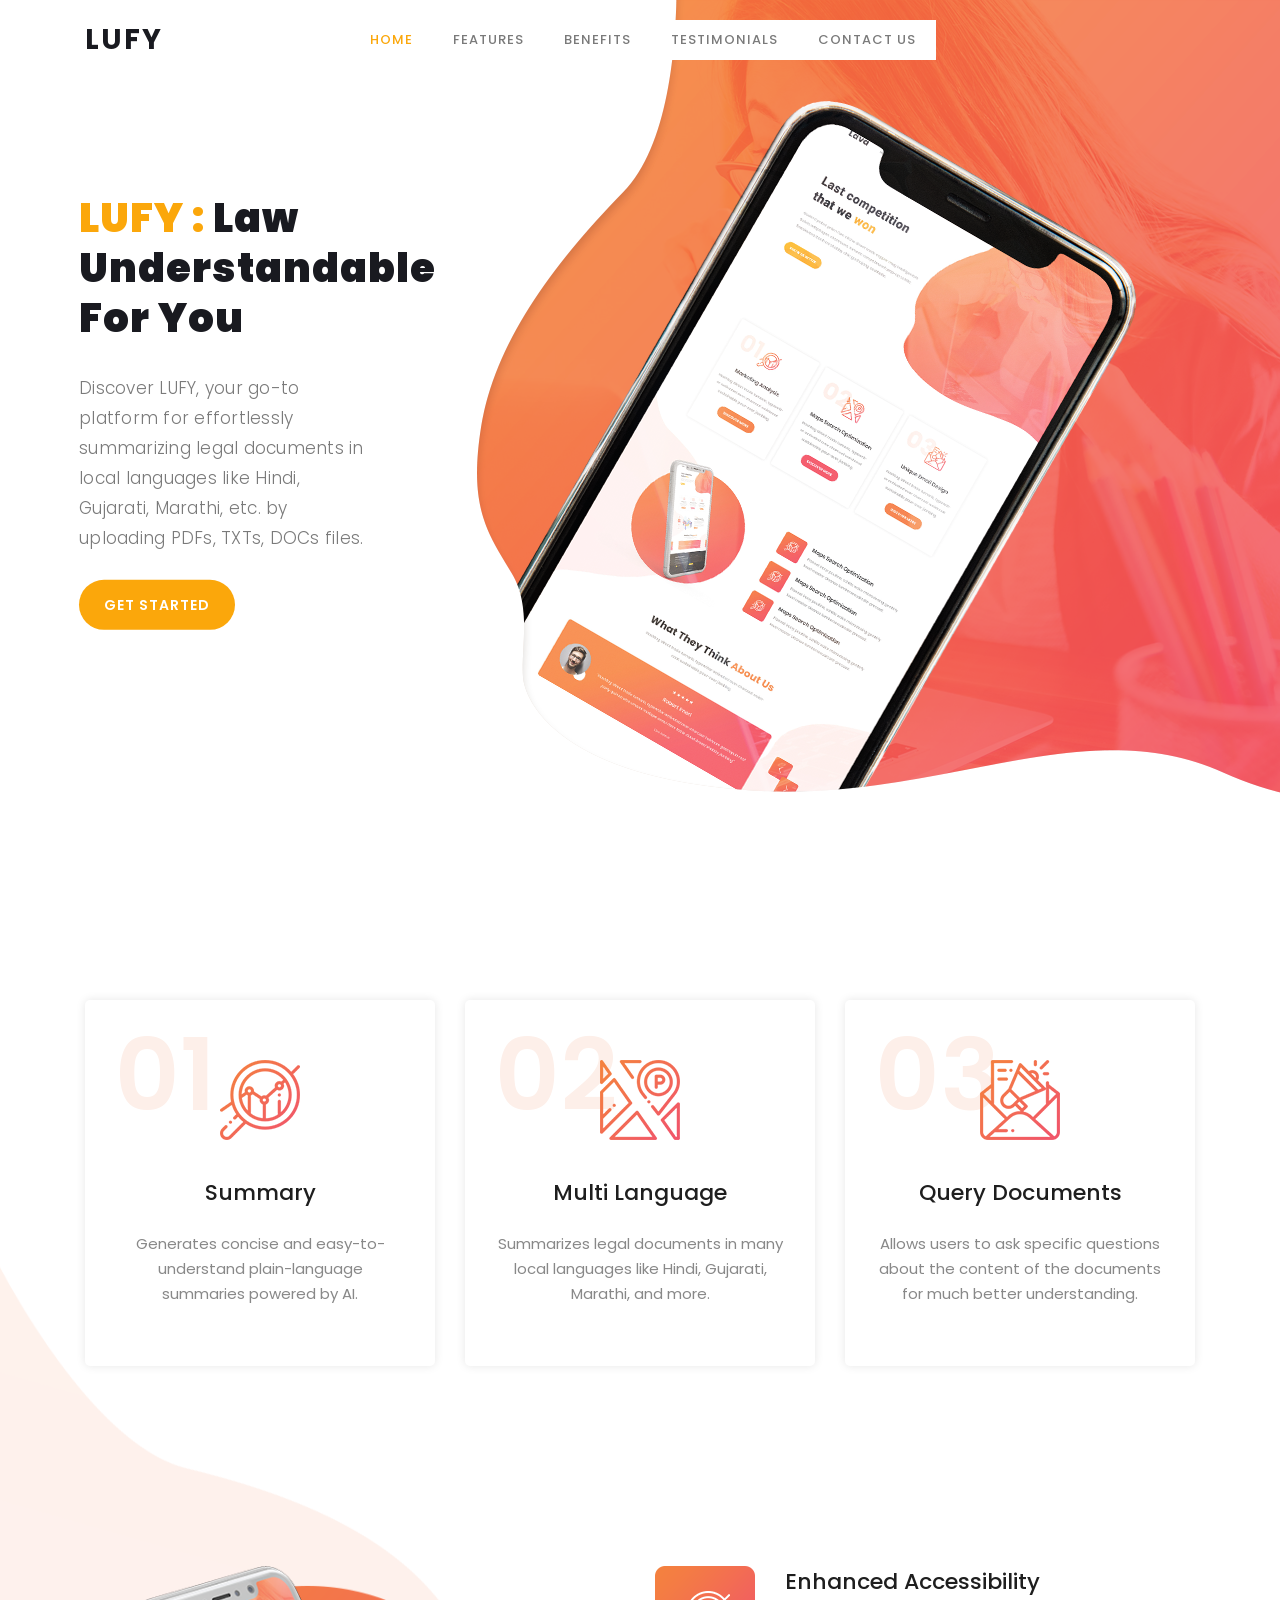
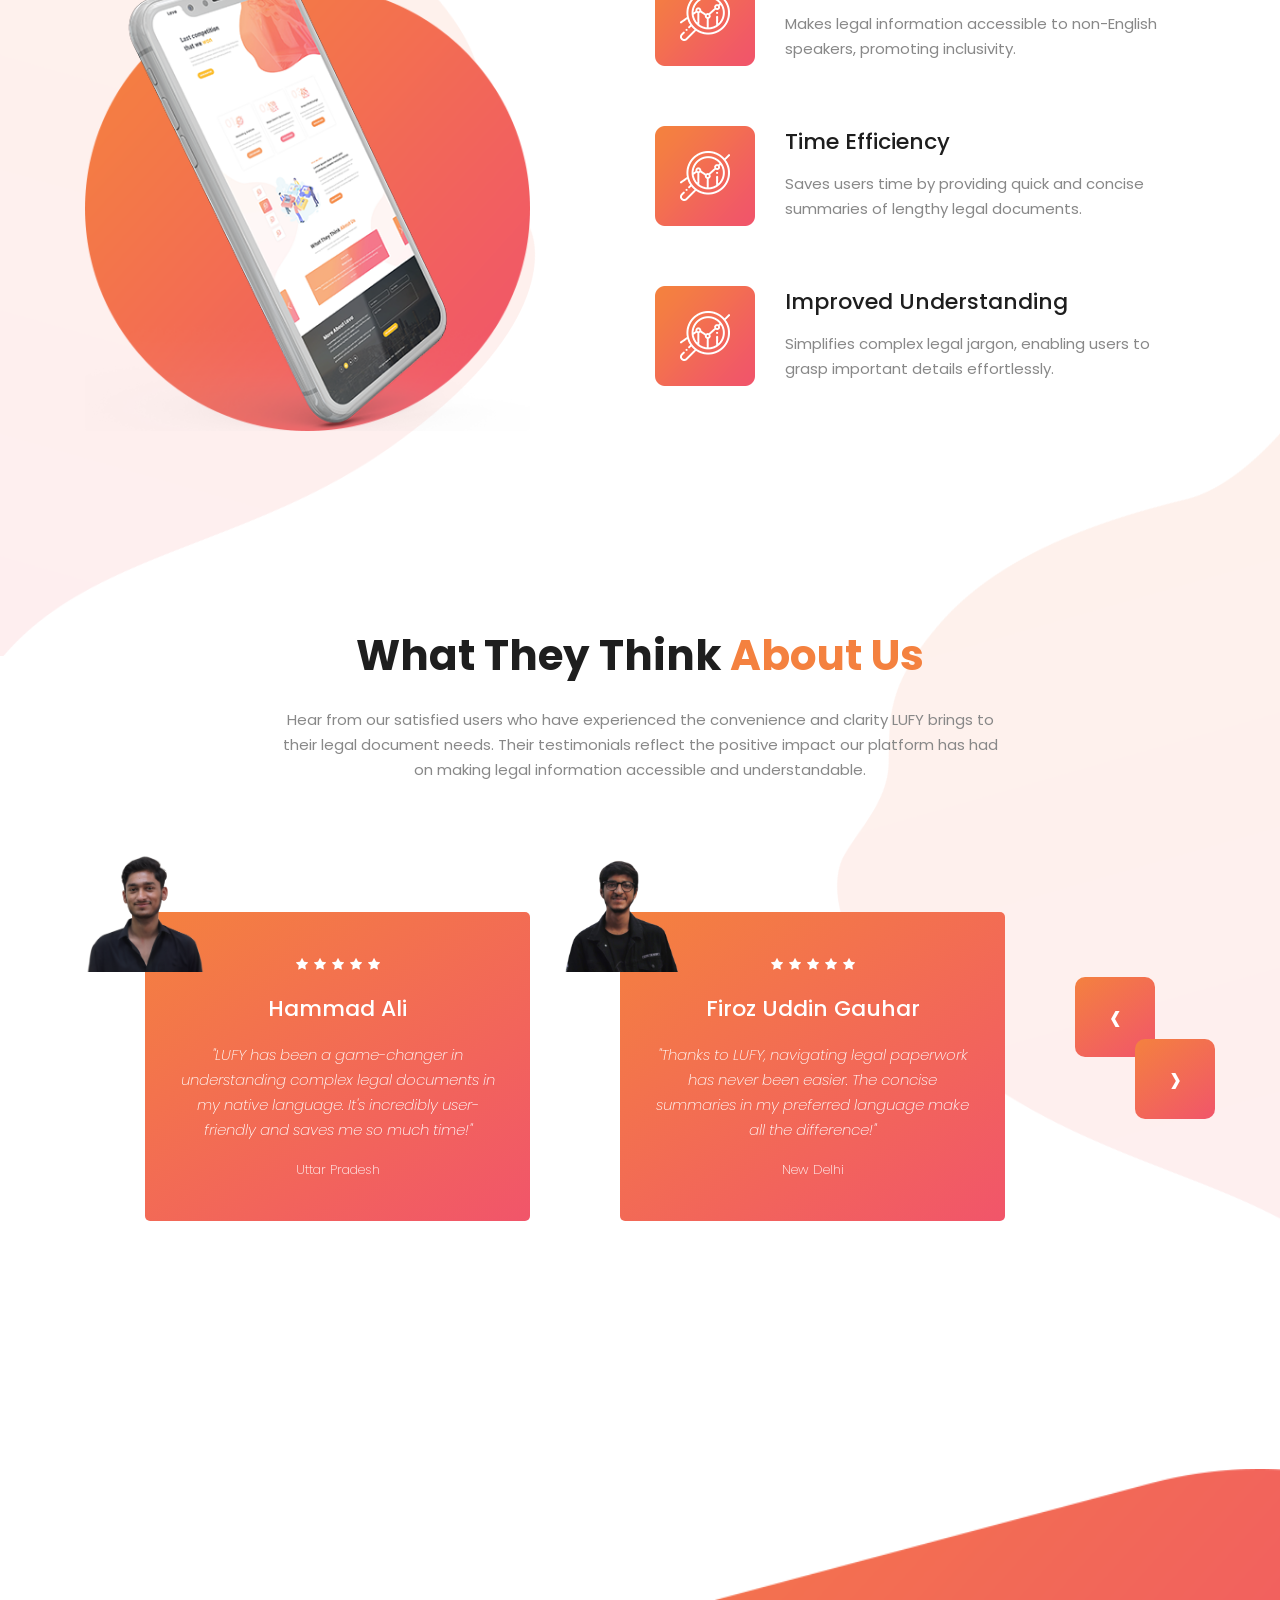
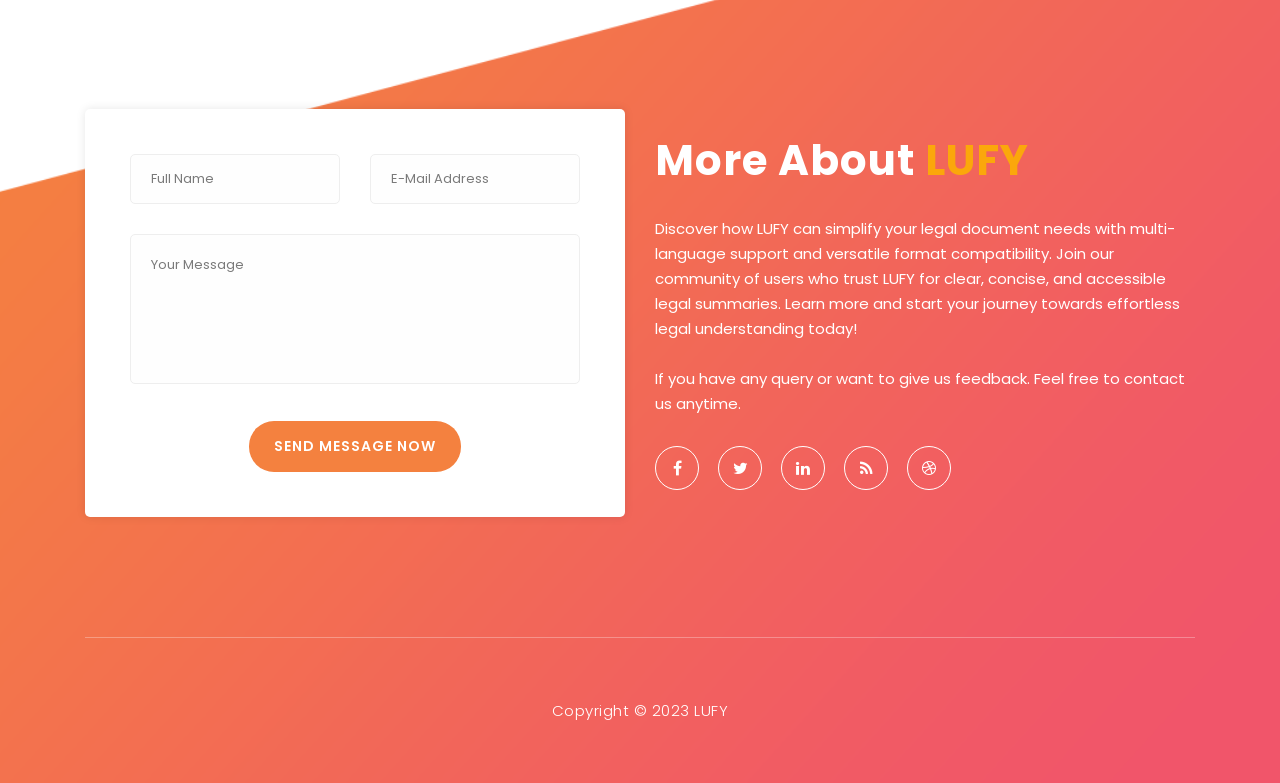
<file: frontend/index.html>
<!DOCTYPE html>
<html lang="en">

<head>

    <meta charset="utf-8">
    <meta name="viewport" content="width=device-width, initial-scale=1, shrink-to-fit=no">
    <meta name="description" content="">
    <meta name="author" content="TemplateMo">
    <link href="https://fonts.googleapis.com/css?family=Poppins:100,200,300,400,500,600,700,800,900&display=swap" rel="stylesheet">

    <title>LUFY | Law Understandable For You</title>


    <!-- Additional CSS Files -->
    <link rel="stylesheet" type="text/css" href="assets/css/bootstrap.min.css">

    <link rel="stylesheet" type="text/css" href="assets/css/font-awesome.css">

    <link rel="stylesheet" href="assets/css/templatemo-lava.css">

    <link rel="stylesheet" href="assets/css/owl-carousel.css">

</head>

<body>

    <!-- ***** Preloader Start ***** -->
    <div id="preloader">
        <div class="jumper">
            <div></div>
            <div></div>
            <div></div>
        </div>
    </div>
    <!-- ***** Preloader End ***** -->


    <!-- ***** Header Area Start ***** -->
    <header class="header-area header-sticky">
        <div class="container">
            <div class="row">
                <div class="col-12">
                    <nav class="main-nav">
                        <!-- ***** Logo Start ***** -->
                        <a href="index.html" class="logo">
                            LUFY
                        </a>
                        <!-- ***** Logo End ***** -->
                        <!-- ***** Menu Start ***** -->
                        <ul class="nav">
                            <li class="scroll-to-section"><a href="#welcome" class="menu-item">Home</a></li>
                            <li class="scroll-to-section"><a href="#about" class="menu-item">Features</a></li>
                            <li class="scroll-to-section"><a href="#promotion" class="menu-item">Benefits</a></li>
                            <li class="scroll-to-section"><a href="#testimonials" class="menu-item">Testimonials</a></li>
                            <li class="scroll-to-section"><a href="#contact-us" class="menu-item">Contact Us</a></li>
                        </ul>
                        <a class='menu-trigger'>
                            <span>Menu</span>
                        </a>
                        <!-- ***** Menu End ***** -->
                    </nav>
                </div>
            </div>
        </div>
    </header>
    <!-- ***** Header Area End ***** -->


    <!-- ***** Welcome Area Start ***** -->
    <div class="welcome-area" id="welcome">

        <!-- ***** Header Text Start ***** -->
        <div class="header-text">
            <div class="container">
                <div class="row">
                    <div class="left-text col-lg-6 col-md-12 col-sm-12 col-xs-12"
                        data-scroll-reveal="enter left move 30px over 0.6s after 0.4s">
                        <h1><em>LUFY :</em> Law Understandable For You</h1>
                        <p>Discover LUFY, your go-to platform for effortlessly summarizing legal documents in local languages like Hindi, Gujarati, Marathi, etc. by uploading PDFs, TXTs, DOCs files.</p>
                        <a href="app.html" class="main-button-slider">Get Started</a>
                    </div>
                </div>
            </div>
        </div>
        <!-- ***** Header Text End ***** -->
    </div>
    <!-- ***** Welcome Area End ***** -->

    <!-- ***** Features Big Item Start ***** -->
    <section class="section" id="about">
        <div class="container">
            <div class="row">
                <div class="col-lg-4 col-md-6 col-sm-12 col-xs-12"
                    data-scroll-reveal="enter left move 30px over 0.6s after 0.4s">
                    <div class="features-item">
                        <div class="features-icon">
                            <h2>01</h2>
                            <img src="assets/images/features-icon-1.png" alt="">
                            <h4>Summary</h4>
                            <p>Generates concise and easy-to-understand plain-language summaries powered by AI.</p>
                        </div>
                    </div>
                </div>
                <div class="col-lg-4 col-md-6 col-sm-12 col-xs-12"
                    data-scroll-reveal="enter bottom move 30px over 0.6s after 0.4s">
                    <div class="features-item">
                        <div class="features-icon">
                            <h2>02</h2>
                            <img src="assets/images/features-icon-2.png" alt="">
                            <h4>Multi Language</h4>
                            <p>Summarizes legal documents in many local languages like Hindi, Gujarati, Marathi, and more.</p>
                        </div>
                    </div>
                </div>
                <div class="col-lg-4 col-md-6 col-sm-12 col-xs-12"
                    data-scroll-reveal="enter right move 30px over 0.6s after 0.4s">
                    <div class="features-item">
                        <div class="features-icon">
                            <h2>03</h2>
                            <img src="assets/images/features-icon-3.png" alt="">
                            <h4>Query Documents</h4>
                            <p>Allows users to ask specific questions about the content of the documents for much better understanding.</p>
                        </div>
                    </div>
                </div>
            </div>
        </div>
    </section>
    <!-- ***** Features Big Item End ***** -->

    <div class="left-image-decor"></div>

    <!-- ***** Features Big Item Start ***** -->
    <section class="section" id="promotion">
        <div class="container">
            <div class="row">
                <div class="left-image col-lg-5 col-md-12 col-sm-12 mobile-bottom-fix-big"
                    data-scroll-reveal="enter left move 30px over 0.6s after 0.4s">
                    <img src="assets/images/left-image.png" class="rounded img-fluid d-block mx-auto" alt="App">
                </div>
                <div class="right-text offset-lg-1 col-lg-6 col-md-12 col-sm-12 mobile-bottom-fix">
                    <ul>
                        <li data-scroll-reveal="enter right move 30px over 0.6s after 0.4s">
                            <img src="assets/images/about-icon-01.png" alt="">
                            <div class="text">
                                <h4>Enhanced Accessibility</h4>
                                <p>Makes legal information accessible to non-English speakers, promoting inclusivity.</p>
                            </div>
                        </li>
                        <li data-scroll-reveal="enter right move 30px over 0.6s after 0.5s">
                            <img src="assets/images/about-icon-02.png" alt="">
                            <div class="text">
                                <h4>Time Efficiency</h4>
                                <p>Saves users time by providing quick and concise summaries of lengthy legal documents.</p>
                            </div>
                        </li>
                        <li data-scroll-reveal="enter right move 30px over 0.6s after 0.6s">
                            <img src="assets/images/about-icon-03.png" alt="">
                            <div class="text">
                                <h4>Improved Understanding</h4>
                                <p>Simplifies complex legal jargon, enabling users to grasp important details effortlessly.</p>
                            </div>
                        </li>
                    </ul>
                </div>
            </div>
        </div>
    </section>
    <!-- ***** Features Big Item End ***** -->

    <div class="right-image-decor"></div>

    <!-- ***** Testimonials Starts ***** -->
    <section class="section" id="testimonials">
        <div class="container">
            <div class="row">
                <div class="col-lg-8 offset-lg-2">
                    <div class="center-heading">
                        <h2>What They Think <em>About Us</em></h2>
                        <p>Hear from our satisfied users who have experienced the convenience and clarity LUFY brings to their legal document needs. Their testimonials reflect the positive impact our platform has had on making legal information accessible and understandable.</p>
                    </div>
                </div>
                <div class="col-lg-10 col-md-12 col-sm-12 mobile-bottom-fix-big"
                    data-scroll-reveal="enter left move 30px over 0.6s after 0.4s">
                    <div class="owl-carousel owl-theme">
                        <div class="item service-item">
                            <div class="author">
                                <i><img src="assets/images/testimonial-author-2.png" alt="Author One"></i>
                            </div>
                            <div class="testimonial-content">
                                <ul class="stars">
                                    <li><i class="fa fa-star"></i></li>
                                    <li><i class="fa fa-star"></i></li>
                                    <li><i class="fa fa-star"></i></li>
                                    <li><i class="fa fa-star"></i></li>
                                    <li><i class="fa fa-star"></i></li>
                                </ul>
                                <h4>Hammad Ali</h4>
                                <p>"LUFY has been a game-changer in understanding complex legal documents in my native language. It's incredibly user-friendly and saves me so much time!"</p>
                                <span>Uttar Pradesh</span>
                            </div>
                        </div>
                        <div class="item service-item">
                            <div class="author">
                                <i><img src="assets/images/testimonial-author-1.png" alt="Second Author"></i>
                            </div>
                            <div class="testimonial-content">
                                <ul class="stars">
                                    <li><i class="fa fa-star"></i></li>
                                    <li><i class="fa fa-star"></i></li>
                                    <li><i class="fa fa-star"></i></li>
                                    <li><i class="fa fa-star"></i></li>
                                    <li><i class="fa fa-star"></i></li>
                                </ul>
                                <h4>Firoz Uddin Gauhar</h4>
                                <p>"Thanks to LUFY, navigating legal paperwork has never been easier. The concise summaries in my preferred language make all the difference!"</p>
                                <span>New Delhi</span>
                            </div>
                        </div>
                        <div class="item service-item">
                            <div class="author">
                                <i><img src="assets/images/testimonial-author-3.png" alt="Author Third"></i>
                            </div>
                            <div class="testimonial-content">
                                <ul class="stars">
                                    <li><i class="fa fa-star"></i></li>
                                    <li><i class="fa fa-star"></i></li>
                                    <li><i class="fa fa-star"></i></li>
                                </ul>
                                <h4>Ahmadullah Khan</h4>
                                <p>"I highly recommend LUFY for anyone needing clear and accessible legal summaries. It has simplified my legal journey immensely."</p>
                                <span>Madhya Pradesh</span>
                            </div>
                        </div>
                        <div class="item service-item">
                            <div class="author">
                                <i><img src="assets/images/testimonial-author-4.png" alt="Fourth Author"></i>
                            </div>
                            <div class="testimonial-content">
                                <ul class="stars">
                                    <li><i class="fa fa-star"></i></li>
                                    <li><i class="fa fa-star"></i></li>
                                    <li><i class="fa fa-star"></i></li>
                                    <li><i class="fa fa-star"></i></li>
                                </ul>
                                <h4>Abid Hussain</h4>
                                <p>"LUFY's ability to summarize documents in multiple formats is impressive, and the clarity it provides is unmatched. I recommend this solution to everyone."</p>
                                <span>New Delhi</span>
                            </div>
                        </div>
                    </div>
                </div>
            </div>
        </div>
    </section>
    <!-- ***** Testimonials Ends ***** -->


    <!-- ***** Footer Start ***** -->
    <footer id="contact-us">
        <div class="container">
            <div class="footer-content">
                <div class="row">
                    <!-- ***** Contact Form Start ***** -->
                    <div class="col-lg-6 col-md-12 col-sm-12">
                        <div class="contact-form">
                            <form id="contact" action="" method="post">
                                <div class="row">
                                    <div class="col-md-6 col-sm-12">
                                        <fieldset>
                                            <input name="name" type="text" id="name" placeholder="Full Name" required=""
                                                style="background-color: rgba(250,250,250,0.3);">
                                        </fieldset>
                                    </div>
                                    <div class="col-md-6 col-sm-12">
                                        <fieldset>
                                            <input name="email" type="text" id="email" placeholder="E-Mail Address"
                                                required="" style="background-color: rgba(250,250,250,0.3);">
                                        </fieldset>
                                    </div>
                                    <div class="col-lg-12">
                                        <fieldset>
                                            <textarea name="message" rows="6" id="message" placeholder="Your Message"
                                                required="" style="background-color: rgba(250,250,250,0.3);"></textarea>
                                        </fieldset>
                                    </div>
                                    <div class="col-lg-12">
                                        <fieldset>
                                            <button type="submit" id="form-submit" class="main-button">Send Message
                                                Now</button>
                                        </fieldset>
                                    </div>
                                </div>
                            </form>
                        </div>
                    </div>
                    <!-- ***** Contact Form End ***** -->
                    <div class="right-content col-lg-6 col-md-12 col-sm-12">
                        <h2>More About <em>LUFY</em></h2>
                        <p>Discover how LUFY can simplify your legal document needs with multi-language support and versatile format compatibility. Join our community of users who trust LUFY for clear, concise, and accessible legal summaries. Learn more and start your journey towards effortless legal understanding today!
                            <br><br>If you have any query or want to give us feedback. Feel free to contact us anytime.</p>
                        <ul class="social">
                            <li><a href="#"><i class="fa fa-facebook"></i></a></li>
                            <li><a href="#"><i class="fa fa-twitter"></i></a></li>
                            <li><a href="#"><i class="fa fa-linkedin"></i></a></li>
                            <li><a href="#"><i class="fa fa-rss"></i></a></li>
                            <li><a href="#"><i class="fa fa-dribbble"></i></a></li>
                        </ul>
                    </div>
                </div>
            </div>
            <div class="row">
                <div class="col-lg-12">
                    <div class="sub-footer">
                        <p>Copyright &copy; 2023  LUFY</p>
                    </div>
                </div>
            </div>
        </div>
    </footer>

    <!-- jQuery -->
    <script src="assets/js/jquery-2.1.0.min.js"></script>

    <!-- Bootstrap -->
    <script src="assets/js/popper.js"></script>
    <script src="assets/js/bootstrap.min.js"></script>

    <!-- Plugins -->
    <script src="assets/js/owl-carousel.js"></script>
    <script src="assets/js/scrollreveal.min.js"></script>
    <script src="assets/js/waypoints.min.js"></script>
    <script src="assets/js/jquery.counterup.min.js"></script>
    <script src="assets/js/imgfix.min.js"></script>

    <!-- Global Init -->
    <script src="assets/js/custom.js"></script>

</body>
</html>
</file>
<file: frontend/assets/css/templatemo-lava.css>
/*

Lava Landing Page

https://templatemo.com/tm-540-lava-landing-page

*/

/* ---------------------------------------------
Table of contents
------------------------------------------------
01. font & reset css
02. reset
03. global styles
04. header
05. welcome
06. features
07. testimonials
08. contact
09. footer
10. preloader

--------------------------------------------- */
/* 
---------------------------------------------
font & reset css
--------------------------------------------- 
*/
@import url("https://fonts.googleapis.com/css?family=Poppins:100,200,300,400,500,600,700,800,900");
/* 
---------------------------------------------
reset
--------------------------------------------- 
*/
html, body, div, span, applet, object, iframe, h1, h2, h3, h4, h5, h6, p, blockquote, div
pre, a, abbr, acronym, address, big, cite, code, del, dfn, em, font, img, ins, kbd, q,
s, samp, small, strike, strong, sub, sup, tt, var, b, u, i, center, dl, dt, dd, ol, ul, li,
figure, header, nav, section, article, aside, footer, figcaption {
  margin: 0;
  padding: 0;
  border: 0;
  outline: 0;
}

.clearfix:after {
  content: ".";
  display: block;
  clear: both;
  visibility: hidden;
  line-height: 0;
  height: 0;
}

.clearfix {
  display: inline-block;
}

html[xmlns] .clearfix {
  display: block;
}

* html .clearfix {
  height: 1%;
}

ul, li {
  padding: 0;
  margin: 0;
  list-style: none;
}

header, nav, section, article, aside, footer, hgroup {
  display: block;
}

* {
  box-sizing: border-box;
}

html, body {
  font-family: 'Poppins', sans-serif;
  font-weight: 400;
  background-color: #fff;
  font-size: 16px;
  -ms-text-size-adjust: 100%;
  -webkit-font-smoothing: antialiased;
  -moz-osx-font-smoothing: grayscale;
}

a {
  text-decoration: none !important;
}

h1, h2, h3, h4, h5, h6 {
  margin-top: 0px;
  margin-bottom: 0px;
}

ul {
  margin-bottom: 0px;
}

p {
  font-size: 15px;
  line-height: 25px;
  color: #888;
}

/* 
---------------------------------------------
global styles
--------------------------------------------- 
*/
html,
body {
  background: #fff;
  font-family: 'Poppins', sans-serif;
}

::selection {
  background: #f1556a;
  color: #fff;
}

::-moz-selection {
  background: #f1556a;
  color: #fff;
}

@media (max-width: 991px) {
  html, body {
    overflow-x: hidden;
  }
  .mobile-top-fix {
    margin-top: 30px;
    margin-bottom: 0px;
  }
  .mobile-bottom-fix {
    margin-bottom: 30px;
  }
  .mobile-bottom-fix-big {
    margin-bottom: 60px;
  }
}

a.main-button-slider {
  font-size: 14px;
  border-radius: 25px;
  padding: 15px 25px;
  background-color: #fba70b;
  text-transform: uppercase;
  color: #fff;
  font-weight: 600;
  letter-spacing: 1px;
  -webkit-transition: all 0.3s ease 0s;
  -moz-transition: all 0.3s ease 0s;
  -o-transition: all 0.3s ease 0s;
  transition: all 0.3s ease 0s;
}

a.main-button-slider:hover {
  background-color: #f1556a;
}

a.main-button {
  font-size: 14px;
  border-radius: 25px;
  padding: 15px 25px;
  background-color: #f4813f;
  text-transform: uppercase;
  color: #fff;
  font-weight: 600;
  letter-spacing: 1px;
  -webkit-transition: all 0.3s ease 0s;
  -moz-transition: all 0.3s ease 0s;
  -o-transition: all 0.3s ease 0s;
  transition: all 0.3s ease 0s;
}

a.main-button:hover {
  background-color: #f1556a;
}

button.main-button {
  outline: none;
  border: none;
  cursor: pointer;
  font-size: 14px;
  border-radius: 25px;
  padding: 15px 25px;
  background-color: #f4813f;
  text-transform: uppercase;
  color: #fff;
  font-weight: 600;
  letter-spacing: 1px;
  -webkit-transition: all 0.3s ease 0s;
  -moz-transition: all 0.3s ease 0s;
  -o-transition: all 0.3s ease 0s;
  transition: all 0.3s ease 0s;
}

button.main-button:hover {
  background-color: #f1556a;
}


.center-heading {
  margin-bottom: 70px;
}

.center-heading h2 {
  margin-top: 0px;
  text-align: center;
  font-size: 42px;
  font-weight: 700;
  color: #1e1e1e;
  margin-bottom: 25px;
}

.center-heading h2 em {
  font-style: normal;
  color: #f4813f;
}

.center-heading p {
  font-size: 15px;
  color: #888;
  text-align: center;
}


/* 
---------------------------------------------
header
--------------------------------------------- 
*/

.background-header {
  background-color: #fff;
  height: 80px!important;
  position: fixed!important;
  top: 0px;
  left: 0px;
  right: 0px;
  box-shadow: 0px 0px 10px rgba(0,0,0,0.15)!important;
}

.background-header .logo,
.background-header .main-nav .nav li a {
  color: #1e1e1e!important;
}

.background-header .main-nav .nav li:hover a {
  color: #fba70b!important;
}

.background-header .nav li a.active {
  color: #fba70b!important;
}

.header-area {
  position: absolute;
  top: 0px;
  left: 0px;
  right: 0px;
  z-index: 100;
  height: 100px;
  -webkit-transition: all .5s ease 0s;
  -moz-transition: all .5s ease 0s;
  -o-transition: all .5s ease 0s;
  transition: all .5s ease 0s;
}

.header-area .main-nav {
  min-height: 80px;
  background: transparent;
}

.header-area .main-nav .logo {
  line-height: 80px;
  color: #191a20;
  font-size: 28px;
  font-weight: 700;
  text-transform: uppercase;
  letter-spacing: 2px;
  float: left;
  -webkit-transition: all 0.3s ease 0s;
  -moz-transition: all 0.3s ease 0s;
  -o-transition: all 0.3s ease 0s;
  transition: all 0.3s ease 0s;
}


.header-area .main-nav .nav {
  float: left;
  margin-top: 27px;
  margin-left: 15%;
  margin-right: 0px;
  background-color: #fff;
  padding: 0px 20px;
  -webkit-transition: all 0.3s ease 0s;
  -moz-transition: all 0.3s ease 0s;
  -o-transition: all 0.3s ease 0s;
  transition: all 0.3s ease 0s;
  position: relative;
  z-index: 999;
}

.header-area .main-nav .nav li {
  padding-left: 20px;
  padding-right: 20px;
}

.header-area .main-nav .nav li:last-child {
  padding-right: 0px;
}

.header-area .main-nav .nav li a {
  display: block;
  font-weight: 500;
  font-size: 13px;
  color: #7a7a7a;
  text-transform: uppercase;
  -webkit-transition: all 0.3s ease 0s;
  -moz-transition: all 0.3s ease 0s;
  -o-transition: all 0.3s ease 0s;
  transition: all 0.3s ease 0s;
  height: 40px;
  line-height: 40px;
  border: transparent;
  letter-spacing: 1px;
}

.header-area .main-nav .nav li:hover a {
  color: #fba70b;
}

.header-area .main-nav .nav li.submenu {
  position: relative;
  padding-right: 35px;
}

.header-area .main-nav .nav li.submenu:after {
  font-family: FontAwesome;
  content: "\f107";
  font-size: 12px;
  color: #7a7a7a;
  position: absolute;
  right: 18px;
  top: 12px;
}

.header-area .main-nav .nav li.submenu ul {
  position: absolute;
  width: 200px;
  box-shadow: 0 2px 28px 0 rgba(0, 0, 0, 0.06);
  overflow: hidden;
  top: 40px;
  opacity: 0;
  transform: translateY(-2em);
  visibility: hidden;
  z-index: -1;
  transition: all 0.3s ease-in-out 0s, visibility 0s linear 0.3s, z-index 0s linear 0.01s;
}

.header-area .main-nav .nav li.submenu ul li {
  margin-left: 0px;
  padding-left: 0px;
  padding-right: 0px;
}

.header-area .main-nav .nav li.submenu ul li a {
  display: block;
  background: #fff;
  color: #7a7a7a!important;
  padding-left: 20px;
  height: 40px;
  line-height: 40px;
  -webkit-transition: all 0.3s ease 0s;
  -moz-transition: all 0.3s ease 0s;
  -o-transition: all 0.3s ease 0s;
  transition: all 0.3s ease 0s;
  position: relative;
  font-size: 13px;
  border-bottom: 1px solid #f5f5f5;
}

.header-area .main-nav .nav li.submenu ul li a:before {
  content: '';
  position: absolute;
  width: 0px;
  height: 40px;
  left: 0px;
  top: 0px;
  bottom: 0px;
  -webkit-transition: all 0.3s ease 0s;
  -moz-transition: all 0.3s ease 0s;
  -o-transition: all 0.3s ease 0s;
  transition: all 0.3s ease 0s;
  background: #fba70b;
}

.header-area .main-nav .nav li.submenu ul li a:hover {
  background: #fff;
  color: #fba70b!important;
  padding-left: 25px;
}

.header-area .main-nav .nav li.submenu ul li a:hover:before {
  width: 3px;
}

.header-area .main-nav .nav li.submenu:hover ul {
  visibility: visible;
  opacity: 1;
  z-index: 1;
  transform: translateY(0%);
  transition-delay: 0s, 0s, 0.3s;
}

.header-area .main-nav .menu-trigger {
  cursor: pointer;
  display: block;
  position: absolute;
  top: 23px;
  width: 32px;
  height: 40px;
  text-indent: -9999em;
  z-index: 99;
  right: 40px;
  display: none;
}

.header-area .main-nav .menu-trigger span,
.header-area .main-nav .menu-trigger span:before,
.header-area .main-nav .menu-trigger span:after {
  -moz-transition: all 0.4s;
  -o-transition: all 0.4s;
  -webkit-transition: all 0.4s;
  transition: all 0.4s;
  background-color: #1e1e1e;
  display: block;
  position: absolute;
  width: 30px;
  height: 2px;
  left: 0;
}

.background-header .main-nav .menu-trigger span,
.background-header .main-nav .menu-trigger span:before,
.background-header .main-nav .menu-trigger span:after {
  background-color: #1e1e1e;
}

.header-area .main-nav .menu-trigger span:before,
.header-area .main-nav .menu-trigger span:after {
  -moz-transition: all 0.4s;
  -o-transition: all 0.4s;
  -webkit-transition: all 0.4s;
  transition: all 0.4s;
  background-color: #1e1e1e;
  display: block;
  position: absolute;
  width: 30px;
  height: 2px;
  left: 0;
  width: 75%;
}

.background-header .main-nav .menu-trigger span:before,
.background-header .main-nav .menu-trigger span:after {
  background-color: #1e1e1e;
}

.header-area .main-nav .menu-trigger span:before,
.header-area .main-nav .menu-trigger span:after {
  content: "";
}

.header-area .main-nav .menu-trigger span {
  top: 16px;
}

.header-area .main-nav .menu-trigger span:before {
  -moz-transform-origin: 33% 100%;
  -ms-transform-origin: 33% 100%;
  -webkit-transform-origin: 33% 100%;
  transform-origin: 33% 100%;
  top: -10px;
  z-index: 10;
}

.header-area .main-nav .menu-trigger span:after {
  -moz-transform-origin: 33% 0;
  -ms-transform-origin: 33% 0;
  -webkit-transform-origin: 33% 0;
  transform-origin: 33% 0;
  top: 10px;
}

.header-area .main-nav .menu-trigger.active span,
.header-area .main-nav .menu-trigger.active span:before,
.header-area .main-nav .menu-trigger.active span:after {
  background-color: transparent;
  width: 100%;
}

.header-area .main-nav .menu-trigger.active span:before {
  -moz-transform: translateY(6px) translateX(1px) rotate(45deg);
  -ms-transform: translateY(6px) translateX(1px) rotate(45deg);
  -webkit-transform: translateY(6px) translateX(1px) rotate(45deg);
  transform: translateY(6px) translateX(1px) rotate(45deg);
  background-color: #1e1e1e;
}

.background-header .main-nav .menu-trigger.active span:before {
  background-color: #1e1e1e;
}

.header-area .main-nav .menu-trigger.active span:after {
  -moz-transform: translateY(-6px) translateX(1px) rotate(-45deg);
  -ms-transform: translateY(-6px) translateX(1px) rotate(-45deg);
  -webkit-transform: translateY(-6px) translateX(1px) rotate(-45deg);
  transform: translateY(-6px) translateX(1px) rotate(-45deg);
  background-color: #1e1e1e;
}

.background-header .main-nav .menu-trigger.active span:after {
  background-color: #1e1e1e;
}

.header-area.header-sticky {
  min-height: 80px;
}

.header-area.header-sticky .nav {
  margin-top: 20px !important;
}

.header-area.header-sticky .nav li a.active {
  color: #fba70b;
}

@media (max-width: 1200px) {
  .header-area .main-nav .nav li {
    padding-left: 12px;
    padding-right: 12px;
  }
  .header-area .main-nav:before {
    display: none;
  }
}

@media (max-width: 991px) {
  .logo {
    text-align: center;
    float: none!important;
  }
  .header-area {
    background-color: #f7f7f7;
    padding: 0px 15px;
    height: 80px;
    box-shadow: none;
    text-align: center;
  }
  .header-area .container {
    padding: 0px;
  }
  .header-area .logo {
    margin-left: 30px;
  }
  .header-area .menu-trigger {
    display: block !important;
  }
  .header-area .main-nav {
    overflow: hidden;
  }
  .header-area .main-nav .nav {
    float: none;
    width: 100%;
    margin-top: 0px !important;
    display: none;
    -webkit-transition: all 0s ease 0s;
    -moz-transition: all 0s ease 0s;
    -o-transition: all 0s ease 0s;
    transition: all 0s ease 0s;
    margin-left: 0px;
  }
  .header-area .main-nav .nav li:first-child {
    border-top: 1px solid #eee;
  }
  .header-area .main-nav .nav li {
    width: 100%;
    background: #fff;
    border-bottom: 1px solid #eee;
    padding-left: 0px !important;
    padding-right: 0px !important;
  }
  .header-area .main-nav .nav li a {
    height: 50px !important;
    line-height: 50px !important;
    padding: 0px !important;
    border: none !important;
    background: #f7f7f7 !important;
    color: #191a20 !important;
  }
  .header-area .main-nav .nav li a:hover {
    background: #eee !important;
    color: #fba70b!important;
  }
  .header-area .main-nav .nav li.submenu ul {
    position: relative;
    visibility: inherit;
    opacity: 1;
    z-index: 1;
    transform: translateY(0%);
    transition-delay: 0s, 0s, 0.3s;
    top: 0px;
    width: 100%;
    box-shadow: none;
    height: 0px;
  }
  .header-area .main-nav .nav li.submenu ul li a {
    font-size: 12px;
    font-weight: 400;
  }
  .header-area .main-nav .nav li.submenu ul li a:hover:before {
    width: 0px;
  }
  .header-area .main-nav .nav li.submenu ul.active {
    height: auto !important;
  }
  .header-area .main-nav .nav li.submenu:after {
    color: #3B566E;
    right: 25px;
    font-size: 14px;
    top: 15px;
  }
  .header-area .main-nav .nav li.submenu:hover ul, .header-area .main-nav .nav li.submenu:focus ul {
    height: 0px;
  }
}

@media (min-width: 992px) {
  .header-area .main-nav .nav {
    display: flex !important;
  }
}


/* 
---------------------------------------------
welcome
--------------------------------------------- 
*/
.welcome-area {
  width: 100%;
  height: 100vh;
  min-height: 793px;
  background-image: url(../images/banner-bg.png);
  background-repeat: no-repeat;
  background-position: right top;
}

.welcome-area .header-text .left-text {
  position: relative;
  align-self: center;
  margin-top: 35%;
  transform: perspective(1px) translateY(-30%) !important;
}

.welcome-area .header-text h1 {
  font-weight: 900;
  font-size: 40px;
  line-height: 50px;
  letter-spacing: 1px;
  margin-bottom: 30px;
  color: #191a20;
}

.welcome-area .header-text h1 em {
  font-style: normal;
  color: #fba70b;
}

.welcome-area .header-text p {
  font-weight: 300;
  font-size: 17px;
  color: #7a7a7a;
  line-height: 30px;
  letter-spacing: 0.25px;
  margin-bottom: 40px;
  position: relative;
}

@media (max-width: 1420px) {
  .welcome-area .header-text {
    width: 70%;
    margin-left: 5%;
  }
}

@media (max-width: 1320px) {
  .welcome-area .header-text .left-text {
    margin-top: 50%;
  }
  .welcome-area .header-text {
    width: 50%;
    margin-left: 5%;
  }
}

@media (max-width: 1140px) {
  .welcome-area {
    height: auto;
  }
  .welcome-area .header-text {       
    width: 92%;
    padding-top: 793px;
  }
  .welcome-area .header-text .left-text {
    margin-top: 5%;
    transform: none !important;
  }
}
@media (max-width: 810px) {
  .welcome-area {
    background-size: contain;
  }

  .welcome-area .header-text {
    padding-top: 100%;
    margin-left: 0;
  }
    
  .container-fluid .col-md-12 {
    margin-right: 0px;
    padding-right: 0px;
  }
}

/*
---------------------------------------------
about
---------------------------------------------
*/

#about {
  padding: 100px 0px;
  position: relative;
  z-index: 9;
}

@media (max-width: 992px) {
  .features-item {
    margin-bottom: 45px;
  }
}

.features-item {
  border-radius: 5px;
  padding: 60px 30px;
  text-align: center;
  box-shadow: 0px 0px 10px rgba(0,0,0,0.1);
}

.features-item h2 {
  z-index: 9;
  position: absolute;
  top: 15px;
  left: 45px;
  font-size: 100px;
  font-weight: 600;
  color: #fdefe9;
}

.features-item img {
  z-index: 10;
  position: relative;
  max-width: 100%;
  margin-bottom: 40px;
}

.features-item h4 {
  margin-top: 0px;
  font-size: 22px;
  color: #1e1e1e;
  margin-bottom: 25px;
}

.features-item .main-button {
  margin-top: 35px;
  display: inline-block;
}


/*
---------------------------------------------
promotion
---------------------------------------------
*/

.left-image-decor {
  background-image: url(../images/left-bg-decor.png);
  background-repeat: no-repeat;
  position: absolute;
  width: 100%;
  display: inline-block;
  height: 110%;
  margin-top: -200px;
}

#promotion {
  padding: 100px 0px;
}

#promotion .left-image {
  align-self: center;
}

#promotion .right-text ul {
  padding: 0;
  margin: 0;
}

#promotion .right-text ul li {
  display: inline-block;
  margin-bottom: 60px;
}

#promotion .right-text ul li:last-child {
  margin-bottom: 0px;
}

#promotion .right-text img {
  display: inline-block;
  float: left;
  margin-right: 30px;
}

#promotion .right-text h4 {
  font-size: 22px;
  color: #1e1e1e;
  margin-bottom: 15px;
  margin-top: 3px;
}


/*
--------------------------------------------
testimonials
--------------------------------------------
*/
.right-image-decor {
  background-image: url(../images/right-bg-decor.png);
  background-repeat: no-repeat;
  background-position: right center;
  position: absolute;
  width: 100%;
  display: inline-block;
  height: 110%;
  margin-top: -200px;
}

#testimonials {
  padding-top: 100px;
  position: relative;
  z-index: 9;
}

#testimonials .item {
  position: relative;
}

#testimonials .item .testimonial-content {
  background: rgb(244,129,63);
  background: linear-gradient(145deg, rgba(244,129,63,1) 0%, rgba(241,85,106,1) 100%);
  margin-left: 60px;
  padding: 40px 30px;
  text-align: center;
  border-radius: 5px;
}

#testimonials .item .testimonial-content ul li {
  display: inline-block;
  margin: 0px 1px;
}

#testimonials .item .testimonial-content ul li i {
  color: #fff;
  font-size: 13px;
}

#testimonials .item .testimonial-content h4 {
  font-size: 22px;
  margin-top: 20px;
  color: #fff;
}

#testimonials .item .testimonial-content p {
  color: #fff;
  font-style: italic;
  font-weight: 200;
  margin: 20px 0px 15px 0px;
}

#testimonials .item .testimonial-content span {
  color: #fff;
  font-weight: 200;
  font-size: 13px;
}

#testimonials .author img {
  max-width: 120px;
  margin-bottom: -60px;
}

.owl-carousel .owl-nav button.owl-next span {
  z-index: 10;
  top: 45%;
  border-radius: 10px;
  font-size: 46px;
  color: #fff;
  right: -210px;
  width: 80px;
  height: 80px;
  line-height: 80px;
  text-align: center;
  display: inline-block;
  background: rgb(244,129,63);
  background: linear-gradient(145deg, rgba(244,129,63,1) 0%, rgba(241,85,106,1) 100%);
  position: absolute;
}

.owl-carousel .owl-nav button.owl-prev span {
  z-index: 9;
  top: 30%;
  border-radius: 10px;
  font-size: 46px;
  color: #fff;
  right: -150px;
  width: 80px;
  height: 80px;
  line-height: 80px;
  text-align: center;
  display: inline-block;
  background: rgb(244,129,63);
  background: linear-gradient(145deg, rgba(244,129,63,1) 0%, rgba(241,85,106,1) 100%);
  position: absolute;
}

@media screen and (max-width: 1060px) {
  .owl-carousel .owl-nav {
    display: none!important;
  }
}

/* 
---------------------------------------------
footer
--------------------------------------------- 
*/

@media (max-width: 992px) {
  footer {
    padding-top: 0px!important;
    margin-top: 0px!important;
  }
  .contact-form {
    margin-bottom: 45px;
  }
  footer .right-content {
    text-align: center;
  }
  footer .footer-content {
    padding: 60px 0px!important;
  }
}

footer {
  margin-top: 200px;
  padding-top: 120px;
  background-image: url(../images/footer-bg.png);
  background-repeat: no-repeat;
  background-position: center center;
  background-size: cover;
  width: 100%;
}

footer .footer-content {
  padding: 120px 0px;
}

.contact-form {
  position: relative;
  z-index: 10;
  padding: 45px;
  border-radius: 5px;
  background-color: #fff;
  box-shadow: 0px 0px 10px rgba(0,0,0,0.1);
  
}

footer .right-content {
  align-self: center;
}

.contact-form input,
.contact-form textarea {
  color: #777;
  font-size: 13px;
  border: 1px solid #eee;
  background-color: #f7f7f7;
  border-radius: 5px;
  width: 100%;
  height: 50px;
  outline: none;
  padding-left: 20px;
  padding-right: 20px;
  -webkit-appearance: none;
  -moz-appearance: none;
  appearance: none;
  margin-bottom: 30px;
}

.contact-form textarea {
  height: 150px;
  resize: none;
  padding: 20px;
}

.contact-form {
  text-align: center;
}

.contact-form ::-webkit-input-placeholder { /* Edge */
  color: #7a7a7a;
}

.contact-form :-ms-input-placeholder { /* Internet Explorer 10-11 */
  color: #7a7a7a;
}

.contact-form ::placeholder {
  color: #7a7a7a;
}

.footer-content .right-content {
  color: #fff;
}

.footer-content .right-content h2 {
  margin-top: 0px;
  margin-bottom: 30px;
  font-size: 42px;
  text-transform: capitalize;
  font-weight: 700;
  letter-spacing: 1px;
}

.footer-content .right-content h2 em {
  font-style: normal;
  color: #fba70b;
}

.footer-content .right-content p {
  color: #FFF;
}

.footer-content .right-content a {
  color: #FFF;
}

.footer-content .right-content a:hover {
  color: #FC3;
}

footer .social {
  overflow: hidden;
  margin-top: 30px;
}

footer .social li:first-child {
  margin-left: 0px;
}

footer .social li {
  margin: 0px 7.5px;
  display: inline-block;
}

footer .social li a {
  color: #fff;
  text-align: center;
  background-color: transparent;
  border: 1px solid #fff;
  width: 44px;
  height: 44px;
  line-height: 44px;
  border-radius: 50%;
  display: inline-block;
  font-size: 16px;
  -webkit-transition: all 0.3s ease 0s;
  -moz-transition: all 0.3s ease 0s;
  -o-transition: all 0.3s ease 0s;
  transition: all 0.3s ease 0s;
}

footer .social li a:hover {
  background-color: #fba70b;
  border-color: #fba70b;
  color: #fff;
}

footer .copyright {
  margin-top: 10px;
  font-weight: 400;
  font-size: 15px;
  color: #4a4a4a;
  letter-spacing: 0.88px;
  text-transform: capitalize;
}

footer .sub-footer {
  padding: 60px 0px;
  border-top: 1px solid rgba(250,250,250,0.3);
  text-align: center;
}

footer .sub-footer a {
	color: #FFF;
}

footer .sub-footer a:hover {
	color: #FC3;
}

footer .sub-footer p {
  color: #fff;
  font-size: 15px;
  font-weight: 300;
  letter-spacing: 0.5px;
}

@media (max-width: 991px) {
  footer .copyright {
    text-align: center;
  }
  footer .social {
    text-align: center;
  }
}

/* 
---------------------------------------------
preloader
--------------------------------------------- 
*/
#preloader {
  overflow: hidden;
  background-image: linear-gradient(145deg, #f4813f 0%, #f1556a 100%);
  left: 0;
  right: 0;
  top: 0;
  bottom: 0;
  position: fixed;
  z-index: 9999;
  color: #fff;
}

#preloader .jumper {
  left: 0;
  top: 0;
  right: 0;
  bottom: 0;
  display: block;
  position: absolute;
  margin: auto;
  width: 50px;
  height: 50px;
}

#preloader .jumper > div {
  background-color: #fff;
  width: 10px;
  height: 10px;
  border-radius: 100%;
  -webkit-animation-fill-mode: both;
  animation-fill-mode: both;
  position: absolute;
  opacity: 0;
  width: 50px;
  height: 50px;
  -webkit-animation: jumper 1s 0s linear infinite;
  animation: jumper 1s 0s linear infinite;
}

#preloader .jumper > div:nth-child(2) {
  -webkit-animation-delay: 0.33333s;
  animation-delay: 0.33333s;
}

#preloader .jumper > div:nth-child(3) {
  -webkit-animation-delay: 0.66666s;
  animation-delay: 0.66666s;
}

@-webkit-keyframes jumper {
  0% {
    opacity: 0;
    -webkit-transform: scale(0);
    transform: scale(0);
  }
  5% {
    opacity: 1;
  }
  100% {
    -webkit-transform: scale(1);
    transform: scale(1);
    opacity: 0;
  }
}

@keyframes jumper {
  0% {
    opacity: 0;
    -webkit-transform: scale(0);
    transform: scale(0);
  }
  5% {
    opacity: 1;
  }
  100% {
    opacity: 0;
  }
}
</file>
<file: frontend/assets/css/owl-carousel.css>
/**
 * Owl Carousel v2.3.4
 * Copyright 2013-2018 David Deutsch
 * Licensed under: SEE LICENSE IN https://github.com/OwlCarousel2/OwlCarousel2/blob/master/LICENSE
 */
/*
 *  Owl Carousel - Core
 */
.owl-carousel {
  display: none;
  width: 100%;
  -webkit-tap-highlight-color: transparent;
  /* position relative and z-index fix webkit rendering fonts issue */
  position: relative;
  z-index: 1; }
  .owl-carousel .owl-stage {
    position: relative;
    -ms-touch-action: pan-Y;
    touch-action: manipulation;
    -moz-backface-visibility: hidden;
    /* fix firefox animation glitch */ }
  .owl-carousel .owl-stage:after {
    content: ".";
    display: block;
    clear: both;
    visibility: hidden;
    line-height: 0;
    height: 0; }
  .owl-carousel .owl-stage-outer {
    position: relative;
    overflow: hidden;
    /* fix for flashing background */
    -webkit-transform: translate3d(0px, 0px, 0px); }
  .owl-carousel .owl-wrapper,
  .owl-carousel .owl-item {
    -webkit-backface-visibility: hidden;
    -moz-backface-visibility: hidden;
    -ms-backface-visibility: hidden;
    -webkit-transform: translate3d(0, 0, 0);
    -moz-transform: translate3d(0, 0, 0);
    -ms-transform: translate3d(0, 0, 0); }
  .owl-carousel .owl-item {
    position: relative;
    min-height: 1px;
    float: left;
    -webkit-backface-visibility: hidden;
    -webkit-tap-highlight-color: transparent;
    -webkit-touch-callout: none; }
  .owl-carousel .owl-item img {
    display: block;
    width: 100%; }
  .owl-carousel .owl-nav.disabled,
  .owl-carousel .owl-dots.disabled {
    display: none; }
  .owl-carousel .owl-nav .owl-prev,
  .owl-carousel .owl-nav .owl-next,
  .owl-carousel .owl-dot {
    cursor: pointer;
    -webkit-user-select: none;
    -khtml-user-select: none;
    -moz-user-select: none;
    -ms-user-select: none;
    user-select: none; }
  .owl-carousel .owl-nav button.owl-prev,
  .owl-carousel .owl-nav button.owl-next,
  .owl-carousel button.owl-dot {
    background: none;
    color: inherit;
    border: none;
    padding: 0 !important;
    font: inherit; }
  .owl-carousel.owl-loaded {
    display: block; }
  .owl-carousel.owl-loading {
    opacity: 0;
    display: block; }
  .owl-carousel.owl-hidden {
    opacity: 0; }
  .owl-carousel.owl-refresh .owl-item {
    visibility: hidden; }
  .owl-carousel.owl-drag .owl-item {
    -ms-touch-action: pan-y;
        touch-action: pan-y;
    -webkit-user-select: none;
    -moz-user-select: none;
    -ms-user-select: none;
    user-select: none; }
  .owl-carousel.owl-grab {
    cursor: move;
    cursor: grab; }
  .owl-carousel.owl-rtl {
    direction: rtl; }
  .owl-carousel.owl-rtl .owl-item {
    float: right; }

/* No Js */
.no-js .owl-carousel {
  display: block; }

/*
 *  Owl Carousel - Animate Plugin
 */
.owl-carousel .animated {
  animation-duration: 1000ms;
  animation-fill-mode: both; }

.owl-carousel .owl-animated-in {
  z-index: 0; }

.owl-carousel .owl-animated-out {
  z-index: 1; }

.owl-carousel .fadeOut {
  animation-name: fadeOut; }

@keyframes fadeOut {
  0% {
    opacity: 1; }
  100% {
    opacity: 0; } }

/*
 * 	Owl Carousel - Auto Height Plugin
 */
.owl-height {
  transition: height 500ms ease-in-out; }

/*
 * 	Owl Carousel - Lazy Load Plugin
 */
.owl-carousel .owl-item {
  /**
			This is introduced due to a bug in IE11 where lazy loading combined with autoheight plugin causes a wrong
			calculation of the height of the owl-item that breaks page layouts
		 */ }
  .owl-carousel .owl-item .owl-lazy {
    opacity: 0;
    transition: opacity 400ms ease; }
  .owl-carousel .owl-item .owl-lazy[src^=""], .owl-carousel .owl-item .owl-lazy:not([src]) {
    max-height: 0; }
  .owl-carousel .owl-item img.owl-lazy {
    transform-style: preserve-3d; }

/*
 * 	Owl Carousel - Video Plugin
 */
.owl-carousel .owl-video-wrapper {
  position: relative;
  height: 100%;
  background: #000; }

.owl-carousel .owl-video-play-icon {
  position: absolute;
  height: 80px;
  width: 80px;
  left: 50%;
  top: 50%;
  margin-left: -40px;
  margin-top: -40px;
  background: url("owl.video.play.png") no-repeat;
  cursor: pointer;
  z-index: 1;
  -webkit-backface-visibility: hidden;
  transition: transform 100ms ease; }

.owl-carousel .owl-video-play-icon:hover {
  -ms-transform: scale(1.3, 1.3);
      transform: scale(1.3, 1.3); }

.owl-carousel .owl-video-playing .owl-video-tn,
.owl-carousel .owl-video-playing .owl-video-play-icon {
  display: none; }

.owl-carousel .owl-video-tn {
  opacity: 0;
  height: 100%;
  background-position: center center;
  background-repeat: no-repeat;
  background-size: contain;
  transition: opacity 400ms ease; }

.owl-carousel .owl-video-frame {
  position: relative;
  z-index: 1;
  height: 100%;
  width: 100%; }
</file>
